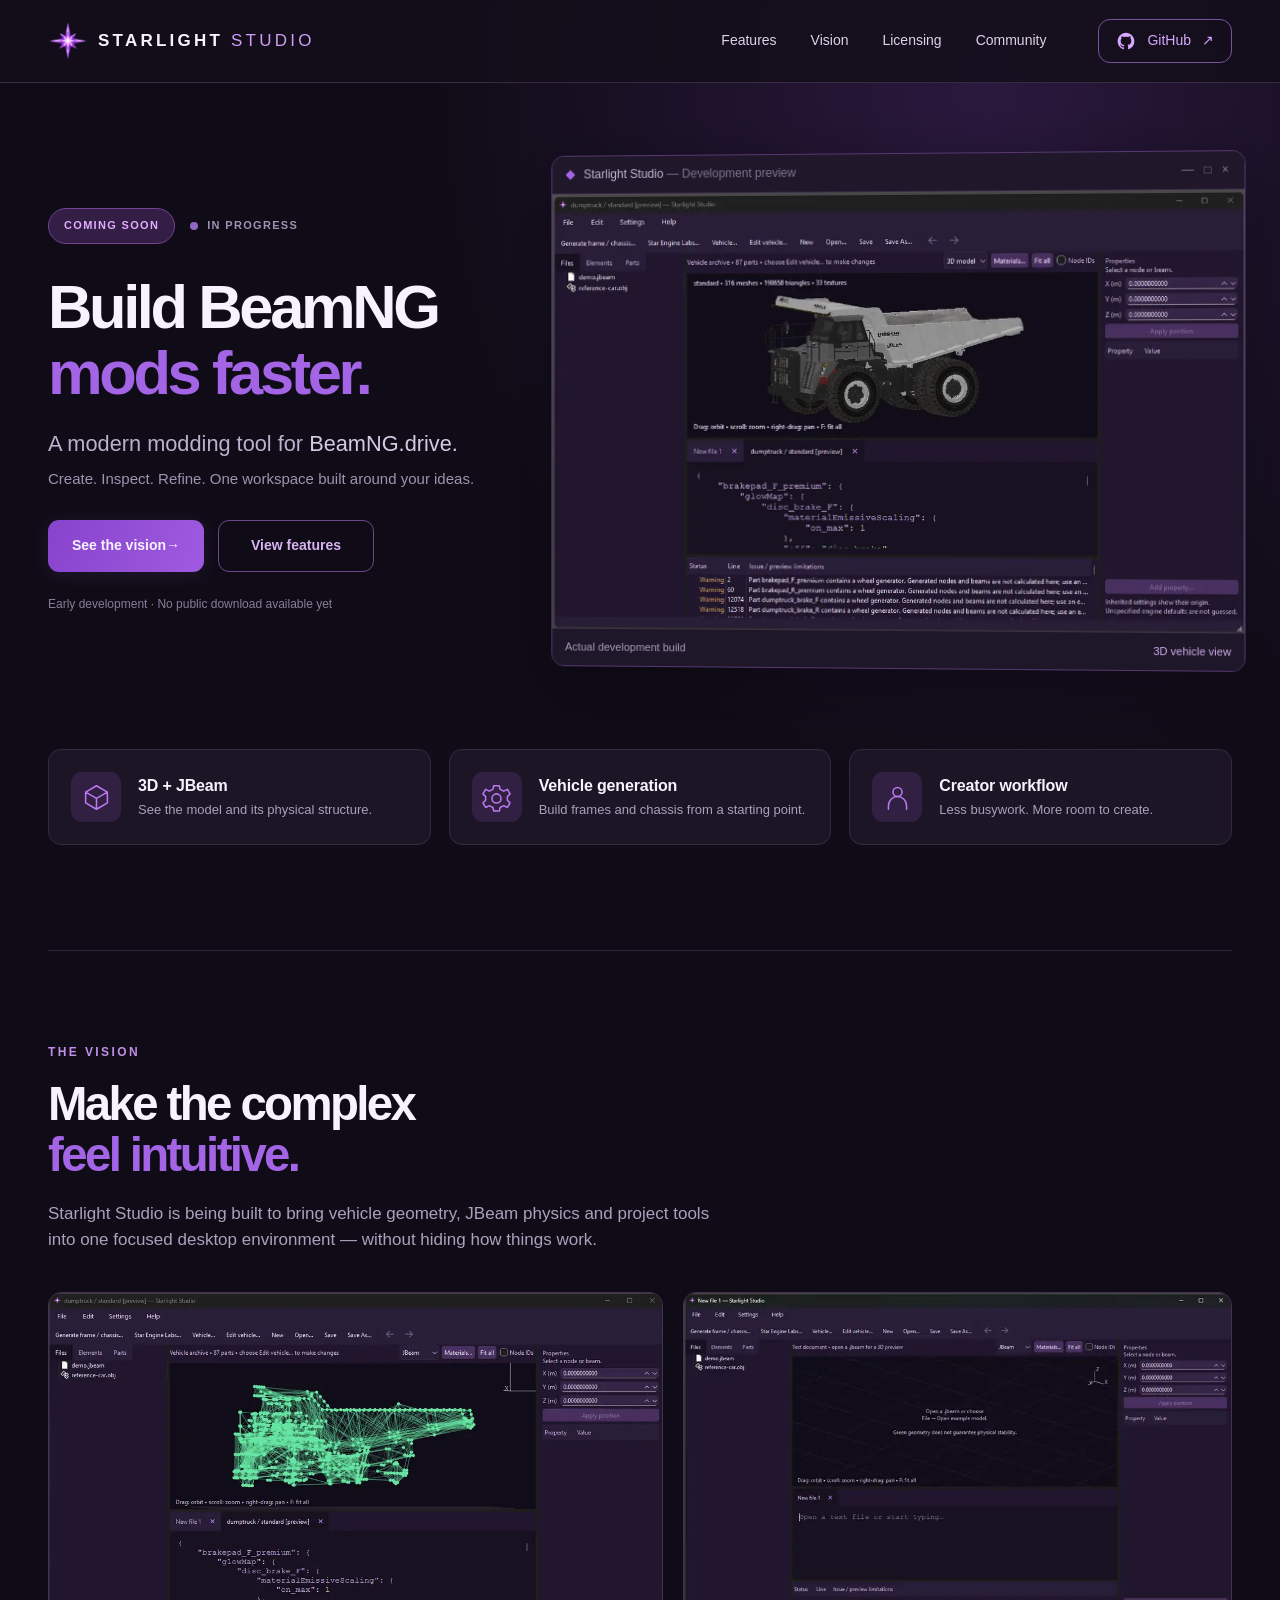
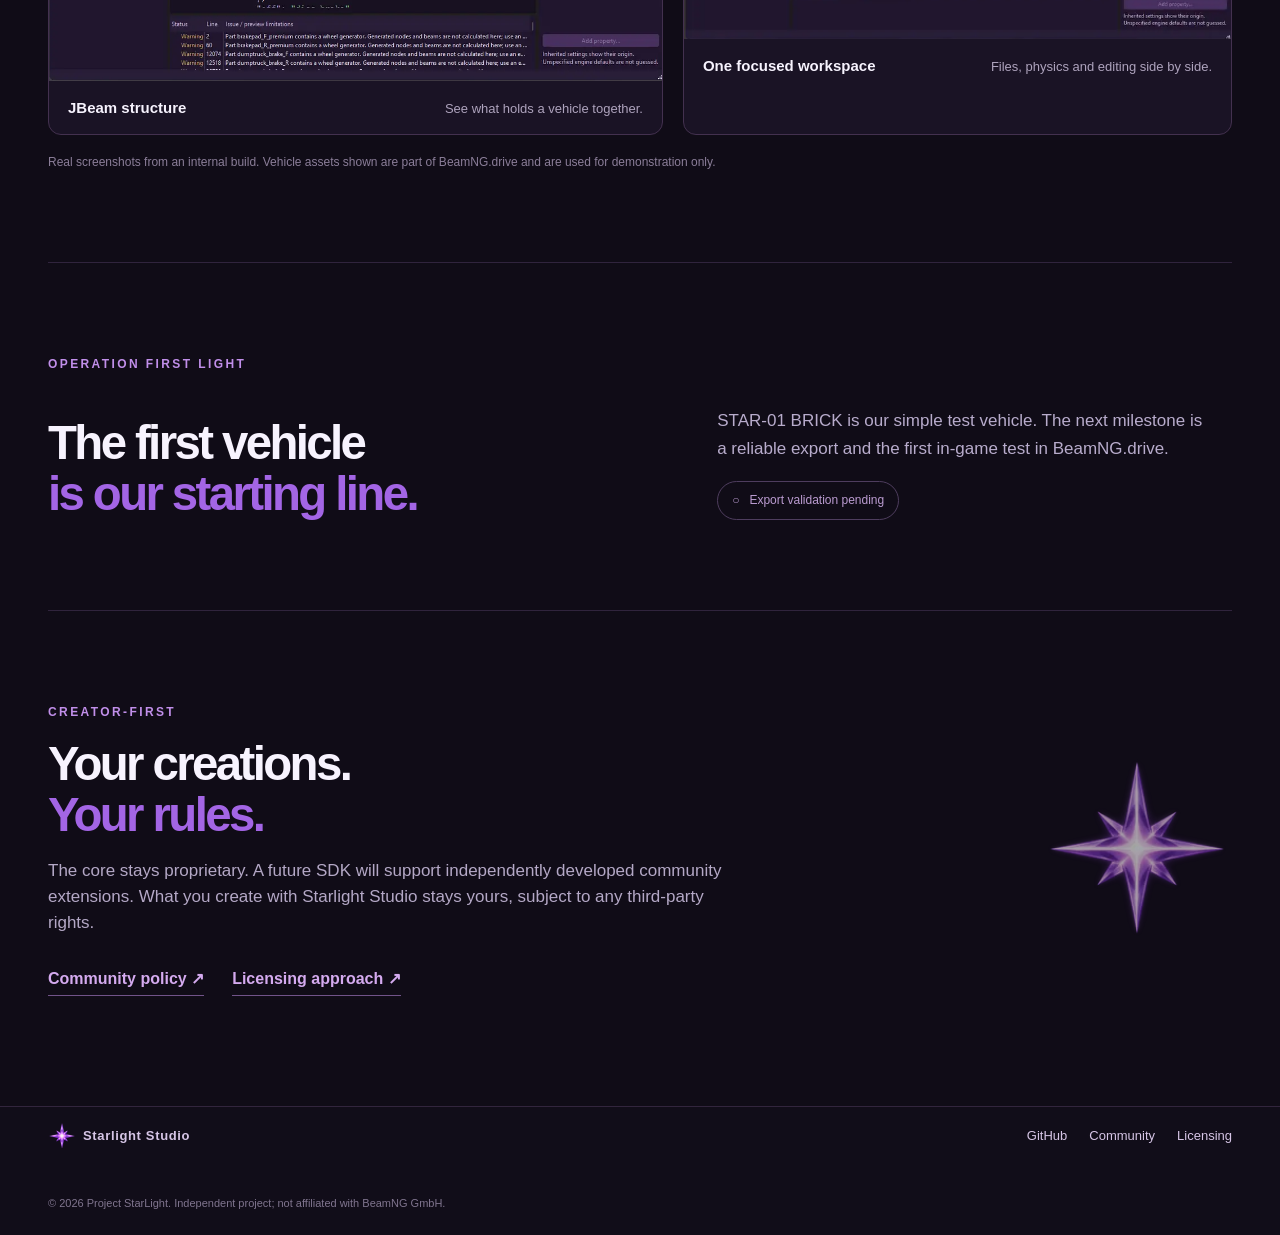
<file: index.html>
<!doctype html>
<html lang="en">
<head>
  <meta charset="utf-8">
  <meta name="viewport" content="width=device-width, initial-scale=1">
  <meta name="theme-color" content="#14101e">
  <meta name="description" content="Starlight Studio is an upcoming desktop workspace for BeamNG.drive vehicle modding. Visual JBeam, 3D vehicle tools and a creator-first workflow. Coming soon.">
  <meta property="og:type" content="website">
  <meta property="og:title" content="Starlight Studio — Build BeamNG mods faster.">
  <meta property="og:description" content="A focused workspace for BeamNG.drive modding. Currently in development.">
  <title>Starlight Studio — Build BeamNG mods faster.</title>
  <link rel="icon" href="assets/starlight-symbol.webp" type="image/webp">
  <link rel="stylesheet" href="styles.css">
  <script src="script.js" defer></script>
</head>
<body>
<a class="skip" href="#main">Skip to content</a>
<header class="site-header">
  <div class="shell nav-row">
    <a class="brand" href="#top" aria-label="Starlight Studio home">
      <img src="assets/starlight-symbol.webp" width="42" height="42" alt="">
      <span>STARLIGHT <em>STUDIO</em></span>
    </a>
    <button class="menu-toggle" type="button" aria-controls="navigation" aria-expanded="false" aria-label="Toggle navigation"><span></span><span></span><span></span></button>
    <nav id="navigation" aria-label="Main navigation">
      <a href="#features">Features</a>
      <a href="#vision">Vision</a>
      <a href="licensing.html">Licensing</a>
      <a href="policy.html">Community</a>
    </nav>
    <a class="github-link" href="https://github.com/HelloBlumstBee/Starlight-Studio-" target="_blank" rel="noopener noreferrer" aria-label="View Starlight Studio information repository on GitHub">
      <svg viewBox="0 0 24 24" aria-hidden="true"><path d="M12 2C6.48 2 2 6.57 2 12.2c0 4.49 2.87 8.3 6.84 9.64.5.09.68-.22.68-.49v-1.76c-2.78.62-3.37-1.2-3.37-1.2-.45-1.19-1.11-1.5-1.11-1.5-.91-.64.07-.62.07-.62 1 .07 1.53 1.04 1.53 1.04.89 1.56 2.34 1.11 2.91.85.09-.66.35-1.11.64-1.37-2.22-.26-4.55-1.14-4.55-5.07 0-1.12.39-2.03 1.02-2.75-.1-.26-.44-1.3.1-2.7 0 0 .84-.28 2.75 1.05a9.25 9.25 0 0 1 5 0c1.9-1.33 2.74-1.06 2.74-1.06.55 1.41.21 2.45.11 2.71.64.72 1.02 1.63 1.02 2.75 0 3.94-2.34 4.8-4.57 5.06.36.32.68.92.68 1.86v2.76c0 .27.18.59.69.49C19.13 20.5 22 16.68 22 12.2 22 6.57 17.52 2 12 2Z"/></svg>
      <span>GitHub</span><span aria-hidden="true">↗</span>
    </a>
  </div>
</header>
<main id="main">
  <section class="hero shell" id="top" aria-labelledby="hero-title">
    <div class="hero-copy">
      <div class="status"><span class="status-chip">COMING SOON</span><span class="status-detail"><i aria-hidden="true"></i> IN PROGRESS</span></div>
      <h1 id="hero-title">Build BeamNG<br><span>mods faster.</span></h1>
      <p class="hero-tagline">A modern modding tool for <strong>BeamNG.drive.</strong></p>
      <p class="hero-summary">Create. Inspect. Refine. One workspace built around your ideas.</p>
      <div class="hero-actions"><a class="button primary" href="#vision">See the vision <span aria-hidden="true">→</span></a><a class="button secondary" href="#features">View features</a></div>
      <p class="availability">Early development · No public download available yet</p>
    </div>
    <div class="hero-showcase" aria-label="Actual Starlight Studio development screenshot">
      <div class="window-top"><span class="window-dot" aria-hidden="true"></span><span>Starlight Studio <span class="window-muted">— Development preview</span></span><span class="window-symbols" aria-hidden="true">― &nbsp; □ &nbsp; ×</span></div>
      <img src="assets/editor-3d.webp" alt="Actual Starlight Studio desktop application displaying a textured dump truck in its 3D model viewer, with the file tree, code editor and properties inspector." width="1140" height="723" fetchpriority="high">
      <div class="window-caption">Actual development build <span>3D vehicle view</span></div>
    </div>
  </section>

  <section class="feature-strip shell" id="features" aria-labelledby="features-title">
    <h2 class="sr-only" id="features-title">What we're building</h2>
    <article class="feature"><span class="feature-glyph" aria-hidden="true"><svg viewBox="0 0 32 32"><path d="m16 3 12 7v12l-12 7-12-7V10l12-7Z M4 10l12 7 12-7M16 17v12"/></svg></span><div><h3>3D + JBeam</h3><p>See the model and its physical structure.</p></div></article>
    <article class="feature"><span class="feature-glyph" aria-hidden="true"><svg viewBox="0 0 32 32"><path d="M13 3h6l1 4 4 2 4-2 3 5-3 3v4l3 3-3 5-4-2-4 2-1 4h-6l-1-4-4-2-4 2-3-5 3-3v-4l-3-3 3-5 4 2 4-2 1-4Z"/><circle cx="16" cy="17" r="5"/></svg></span><div><h3>Vehicle generation</h3><p>Build frames and chassis from a starting point.</p></div></article>
    <article class="feature"><span class="feature-glyph" aria-hidden="true"><svg viewBox="0 0 32 32"><circle cx="16" cy="10" r="5"/><path d="M6 29v-4a10 10 0 0 1 20 0v4"/></svg></span><div><h3>Creator workflow</h3><p>Less busywork. More room to create.</p></div></article>
  </section>

  <section class="section shell" id="vision" aria-labelledby="vision-title">
    <div class="section-heading"><div class="eyebrow">THE VISION</div><h2 id="vision-title">Make the complex<br><span>feel intuitive.</span></h2><p>Starlight Studio is being built to bring vehicle geometry, JBeam physics and project tools into one focused desktop environment — without hiding how things work.</p></div>
    <div class="image-pair">
      <figure class="shot"><img loading="lazy" src="assets/editor-jbeam.webp" width="1100" height="691" alt="Real screenshot of Starlight Studio showing the node-and-beam physics network of a dump truck."/><figcaption><strong>JBeam structure</strong><span>See what holds a vehicle together.</span></figcaption></figure>
      <figure class="shot"><img loading="lazy" src="assets/editor-workspace.webp" width="850" height="540" alt="Real screenshot of Starlight Studio with its file explorer, empty JBeam preview and text editor."/><figcaption><strong>One focused workspace</strong><span>Files, physics and editing side by side.</span></figcaption></figure>
    </div>
    <p class="image-note">Real screenshots from an internal build. Vehicle assets shown are part of BeamNG.drive and are used for demonstration only.</p>
  </section>

  <section class="section shell first-light" aria-labelledby="first-light-title"><div class="eyebrow">OPERATION FIRST LIGHT</div><div class="milestone"><h2 id="first-light-title">The first vehicle<br><span>is our starting line.</span></h2><div><p>STAR-01 BRICK is our simple test vehicle. The next milestone is a reliable export and the first in-game test in BeamNG.drive.</p><span class="milestone-label"><span aria-hidden="true">○</span> Export validation pending</span></div></div></section>

  <section class="section shell community-section" aria-labelledby="community-title"><div class="community-copy"><div class="eyebrow">CREATOR-FIRST</div><h2 id="community-title">Your creations.<br><span>Your rules.</span></h2><p>The core stays proprietary. A future SDK will support independently developed community extensions. What you create with Starlight Studio stays yours, subject to any third-party rights.</p><div class="community-links"><a href="policy.html">Community policy <span aria-hidden="true">↗</span></a><a href="licensing.html">Licensing approach <span aria-hidden="true">↗</span></a></div></div><div class="community-mark" aria-hidden="true"><img src="assets/starlight-symbol.webp" width="190" height="190" alt=""></div></section>
</main>
<footer class="footer"><div class="shell footer-inner"><a class="footer-brand" href="#top"><img src="assets/starlight-symbol.webp" width="28" height="28" alt=""> Starlight Studio</a><div><a href="https://github.com/HelloBlumstBee/Starlight-Studio-" target="_blank" rel="noopener noreferrer">GitHub</a><a href="policy.html">Community</a><a href="licensing.html">Licensing</a></div><p>© <span id="year">2026</span> Project StarLight. Independent project; not affiliated with BeamNG GmbH.</p></div></footer>
</body>
</html>
</file>
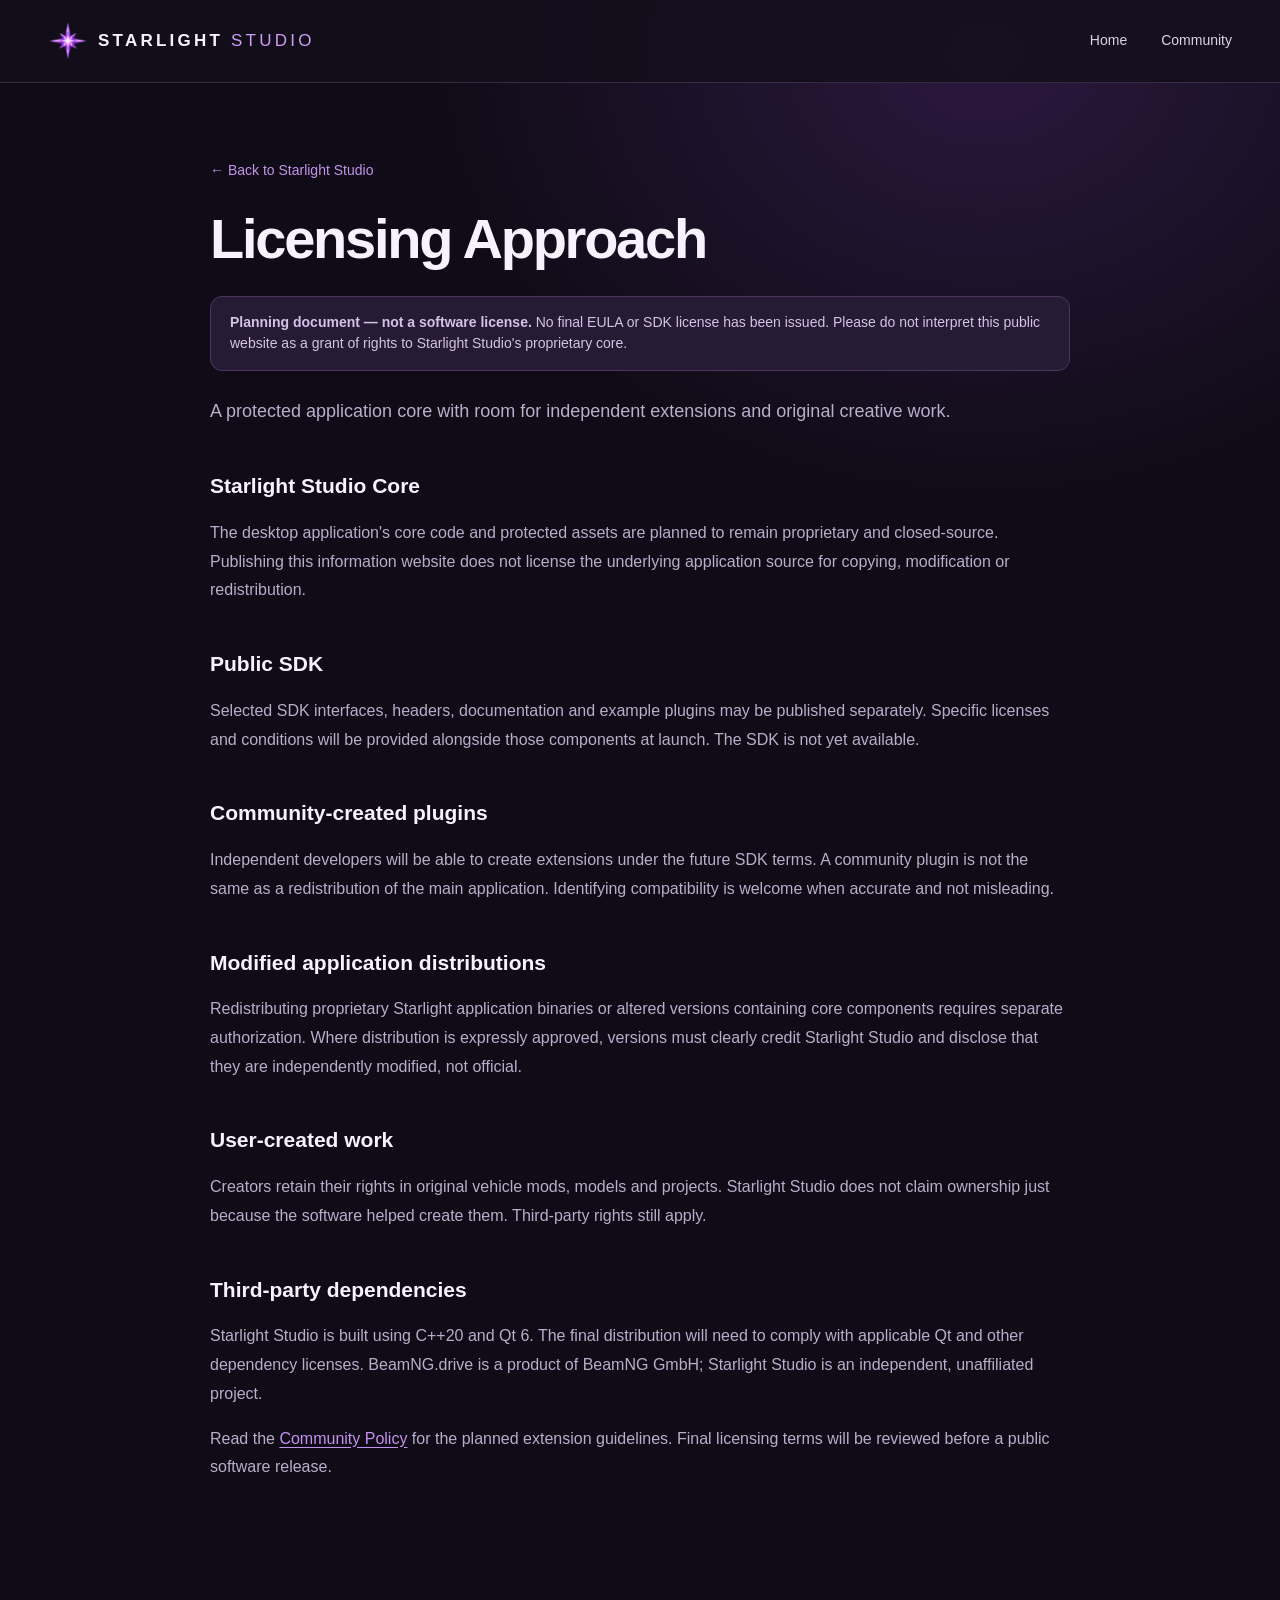
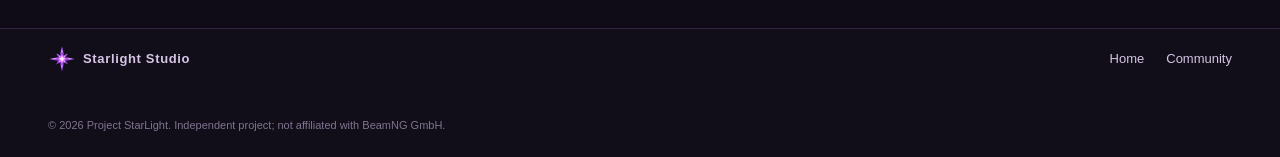
<file: licensing.html>
<!doctype html><html lang="en"><head><meta charset="utf-8"><meta name="viewport" content="width=device-width,initial-scale=1"><meta name="theme-color" content="#14101e"><meta name="description" content="Planned licensing structure for Starlight Studio: proprietary core, open SDK components and creator-owned output."><title>Licensing — Starlight Studio</title><link rel="icon" href="assets/starlight-symbol.webp" type="image/webp"><link rel="stylesheet" href="styles.css"><script src="script.js" defer></script></head><body>
<header class="site-header"><div class="shell nav-row"><a class="brand" href="index.html"><img src="assets/starlight-symbol.webp" width="42" height="42" alt=""><span>STARLIGHT <em>STUDIO</em></span></a><nav style="display:flex;margin-left:auto"><a href="index.html">Home</a><a href="policy.html">Community</a></nav></div></header>
<main class="shell legal-main"><a href="index.html" class="back-link">← Back to Starlight Studio</a><h1>Licensing Approach</h1><div class="legal-note"><strong>Planning document — not a software license.</strong> No final EULA or SDK license has been issued. Please do not interpret this public website as a grant of rights to Starlight Studio's proprietary core.</div>
<p class="intro">A protected application core with room for independent extensions and original creative work.</p>
<h2>Starlight Studio Core</h2><p>The desktop application's core code and protected assets are planned to remain proprietary and closed-source. Publishing this information website does not license the underlying application source for copying, modification or redistribution.</p>
<h2>Public SDK</h2><p>Selected SDK interfaces, headers, documentation and example plugins may be published separately. Specific licenses and conditions will be provided alongside those components at launch. The SDK is not yet available.</p>
<h2>Community-created plugins</h2><p>Independent developers will be able to create extensions under the future SDK terms. A community plugin is not the same as a redistribution of the main application. Identifying compatibility is welcome when accurate and not misleading.</p>
<h2>Modified application distributions</h2><p>Redistributing proprietary Starlight application binaries or altered versions containing core components requires separate authorization. Where distribution is expressly approved, versions must clearly credit Starlight Studio and disclose that they are independently modified, not official.</p>
<h2>User-created work</h2><p>Creators retain their rights in original vehicle mods, models and projects. Starlight Studio does not claim ownership just because the software helped create them. Third-party rights still apply.</p>
<h2>Third-party dependencies</h2><p>Starlight Studio is built using C++20 and Qt 6. The final distribution will need to comply with applicable Qt and other dependency licenses. BeamNG.drive is a product of BeamNG GmbH; Starlight Studio is an independent, unaffiliated project.</p>
<p>Read the <a href="policy.html">Community Policy</a> for the planned extension guidelines. Final licensing terms will be reviewed before a public software release.</p></main>
<footer class="footer"><div class="shell footer-inner"><a class="footer-brand" href="index.html"><img src="assets/starlight-symbol.webp" width="28" height="28" alt=""> Starlight Studio</a><div><a href="index.html">Home</a><a href="policy.html">Community</a></div><p>© <span id="year">2026</span> Project StarLight. Independent project; not affiliated with BeamNG GmbH.</p></div></footer></body></html>
</file>
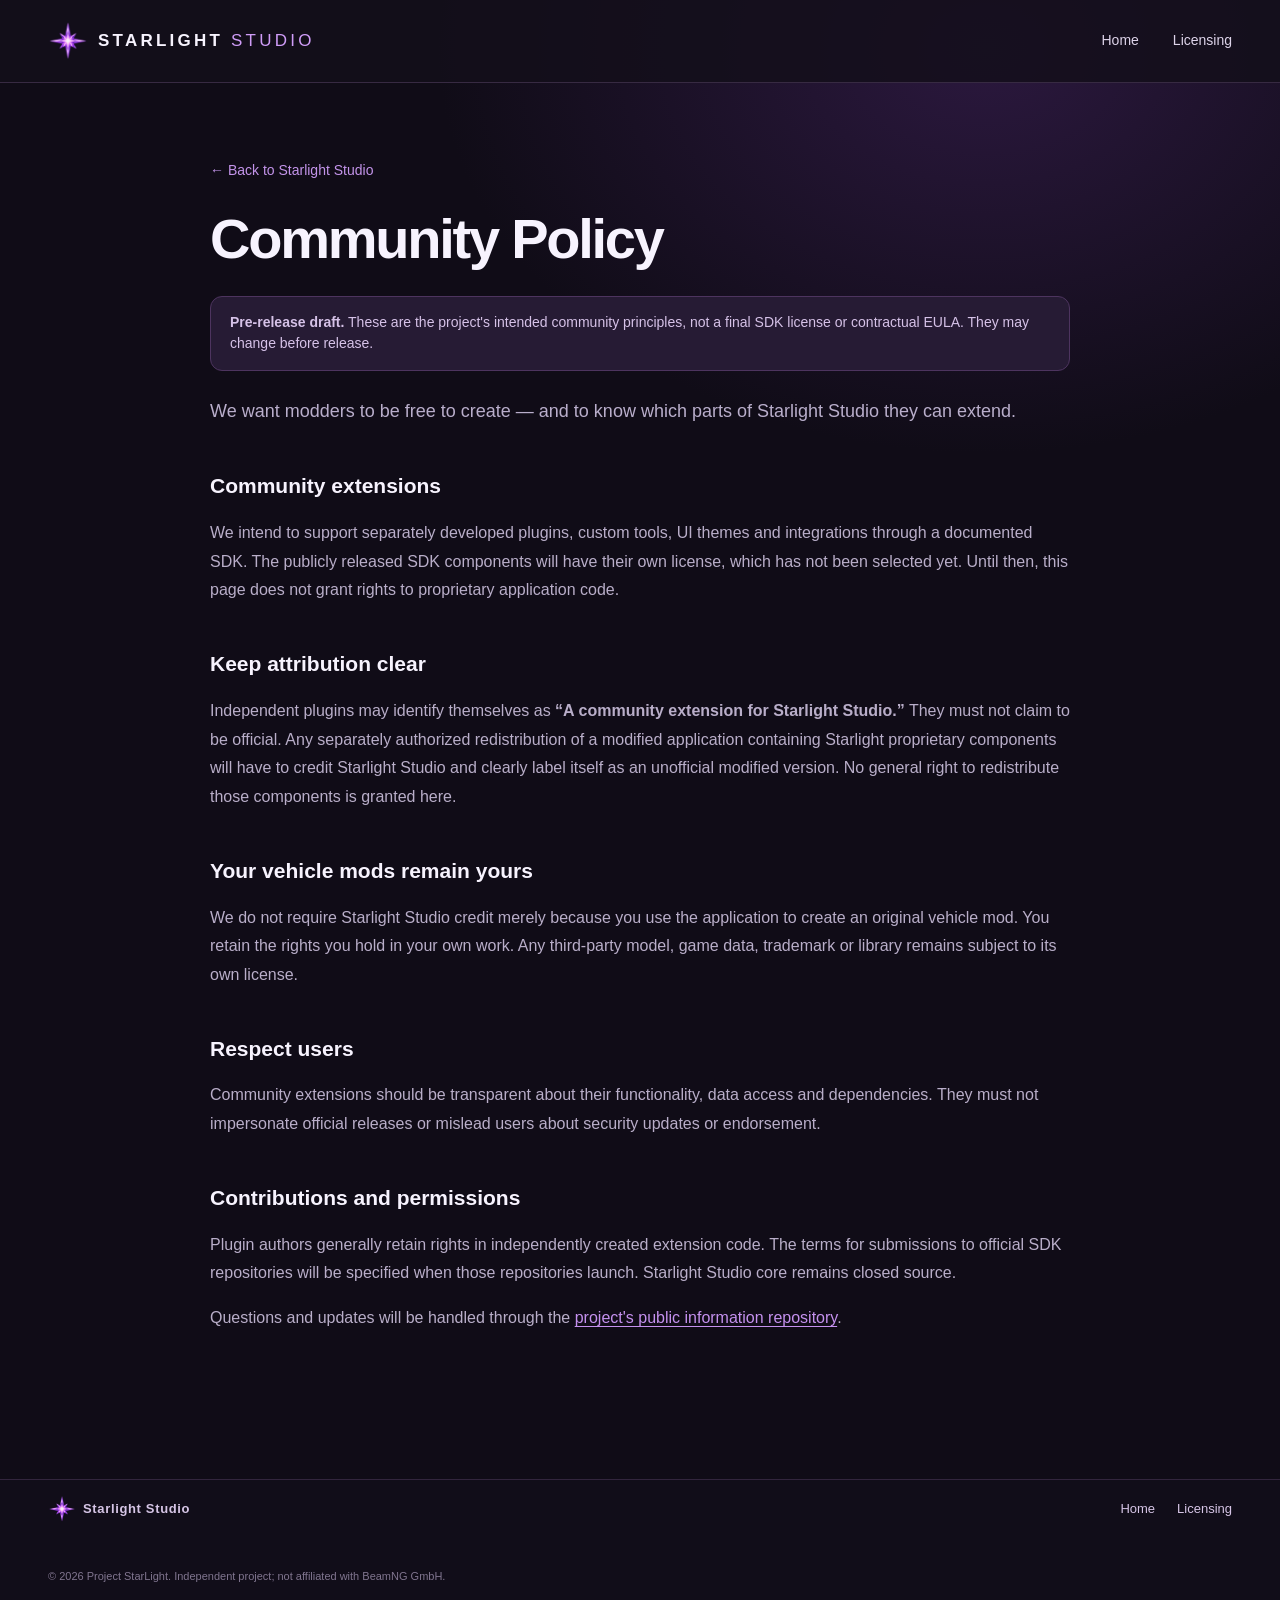
<file: policy.html>
<!doctype html><html lang="en"><head><meta charset="utf-8"><meta name="viewport" content="width=device-width,initial-scale=1"><meta name="theme-color" content="#14101e"><meta name="description" content="Starlight Studio community guidelines for independent plugins and future extension APIs."><title>Community Policy — Starlight Studio</title><link rel="icon" href="assets/starlight-symbol.webp" type="image/webp"><link rel="stylesheet" href="styles.css"><script src="script.js" defer></script></head><body>
<header class="site-header"><div class="shell nav-row"><a class="brand" href="index.html"><img src="assets/starlight-symbol.webp" width="42" height="42" alt=""><span>STARLIGHT <em>STUDIO</em></span></a><nav style="display:flex;margin-left:auto"><a href="index.html">Home</a><a href="licensing.html">Licensing</a></nav></div></header>
<main class="shell legal-main"><a href="index.html" class="back-link">← Back to Starlight Studio</a><h1>Community Policy</h1><div class="legal-note"><strong>Pre-release draft.</strong> These are the project's intended community principles, not a final SDK license or contractual EULA. They may change before release.</div><p class="intro">We want modders to be free to create — and to know which parts of Starlight Studio they can extend.</p>
<h2>Community extensions</h2><p>We intend to support separately developed plugins, custom tools, UI themes and integrations through a documented SDK. The publicly released SDK components will have their own license, which has not been selected yet. Until then, this page does not grant rights to proprietary application code.</p>
<h2>Keep attribution clear</h2><p>Independent plugins may identify themselves as <strong>“A community extension for Starlight Studio.”</strong> They must not claim to be official. Any separately authorized redistribution of a modified application containing Starlight proprietary components will have to credit Starlight Studio and clearly label itself as an unofficial modified version. No general right to redistribute those components is granted here.</p>
<h2>Your vehicle mods remain yours</h2><p>We do not require Starlight Studio credit merely because you use the application to create an original vehicle mod. You retain the rights you hold in your own work. Any third-party model, game data, trademark or library remains subject to its own license.</p>
<h2>Respect users</h2><p>Community extensions should be transparent about their functionality, data access and dependencies. They must not impersonate official releases or mislead users about security updates or endorsement.</p>
<h2>Contributions and permissions</h2><p>Plugin authors generally retain rights in independently created extension code. The terms for submissions to official SDK repositories will be specified when those repositories launch. Starlight Studio core remains closed source.</p>
<p>Questions and updates will be handled through the <a href="https://github.com/HelloBlumstBee/Starlight-Studio-">project's public information repository</a>.</p></main>
<footer class="footer"><div class="shell footer-inner"><a class="footer-brand" href="index.html"><img src="assets/starlight-symbol.webp" width="28" height="28" alt=""> Starlight Studio</a><div><a href="index.html">Home</a><a href="licensing.html">Licensing</a></div><p>© <span id="year">2026</span> Project StarLight. Independent project; not affiliated with BeamNG GmbH.</p></div></footer></body></html>
</file>
<file: styles.css>
:root{color-scheme:dark;--bg:#14101e;--bgdeep:#100c17;--panel:#1d172a;--line:#352842;--text:#f7f3fe;--muted:#aca2bf;--accent:#a365e5;--accent-light:#cf9cf7;--max:1300px}
*,*::before,*::after{box-sizing:border-box}html{scroll-behavior:smooth}body{margin:0;background:radial-gradient(ellipse 68% 40% at 77% 3%,#2b183e 0%,transparent 63%),var(--bgdeep);color:var(--text);font-family:Inter,"Segoe UI",Arial,sans-serif;-webkit-font-smoothing:antialiased;line-height:1.55}a{color:inherit;text-decoration:none}button{font:inherit}img{display:block;max-width:100%}.shell{width:min(var(--max),calc(100% - 96px));margin:auto}.sr-only{position:absolute;width:1px;height:1px;overflow:hidden;clip:rect(0,0,0,0);white-space:nowrap}.skip{position:absolute;left:-100vw;top:12px;z-index:999;background:var(--accent);padding:10px}.skip:focus{left:12px}.site-header{border-bottom:1px solid #372a42;background:#130f1bd9;position:relative;z-index:5}.nav-row{height:82px;display:flex;align-items:center;gap:52px}.brand{display:inline-flex;align-items:center;gap:10px;font-weight:700;letter-spacing:.19em;white-space:nowrap;font-size:17px}.brand img{object-fit:contain;width:40px;height:40px}.brand em{font-style:normal;color:var(--accent-light);font-weight:500}.nav-row nav{margin-left:auto;display:flex;align-items:center;gap:34px}.nav-row nav a,.github-link{color:#ddd3e9;font-size:14px;transition:color .2s}.nav-row nav a:hover,.footer a:hover{color:var(--accent-light)}.github-link{display:inline-flex;gap:11px;align-items:center;border:1px solid #79519d;border-radius:12px;padding:10px 17px;color:#d6a8ff;white-space:nowrap}.github-link:hover{background:#392345}.github-link svg{width:20px;height:20px;fill:currentColor}.menu-toggle{display:none}
.hero{min-height:650px;display:grid;grid-template-columns:43% 57%;align-items:center;gap:10px;padding-top:70px;padding-bottom:80px}.hero-copy{z-index:2}.status{display:flex;align-items:center;gap:15px;margin:0 0 30px;font-size:11px;font-weight:700;letter-spacing:.12em}.status-chip{border:1px solid #744391;color:#e3acff;background:#331e45;border-radius:24px;padding:8px 15px}.status-detail{display:flex;align-items:center;gap:9px;color:#9f92b4}.status-detail i{width:8px;height:8px;background:#9066c7;border-radius:50%}.hero h1,.section h2{letter-spacing:-.055em;font-weight:750;line-height:1.09}.hero h1{font-size:clamp(46px,4.8vw,76px);margin:0 0 20px;white-space:nowrap}.hero h1 span,.section h2 span{color:var(--accent)}.hero-tagline{font-size:clamp(18px,1.7vw,23px);color:#bbb1ce;margin:0 0 6px}.hero-tagline strong{color:#d5cae4;font-weight:500}.hero-summary{color:#9e93b0;font-size:15px;margin:0 0 30px}.hero-actions{display:flex;gap:14px;flex-wrap:wrap}.button{border-radius:11px;padding:14px 22px;font-weight:650;font-size:14px;display:inline-flex;align-items:center;justify-content:center;min-height:49px;min-width:156px;transition:transform .2s,background .2s}.button:hover{transform:translateY(-2px)}.button.primary{background:linear-gradient(110deg,#8743cc,#a05ae1);box-shadow:0 3px 17px #8b50bb25}.button.secondary{border:1px solid #6b488b;color:#d9b5f3}.availability{margin:23px 0 0;color:#887d98;font-size:12px}
.hero-showcase{margin-left:-20px;border:1px solid #553870;background:var(--panel);border-radius:13px;overflow:hidden;transform:perspective(1600px) rotateY(-3deg);box-shadow:0 23px 70px #08050e80;min-width:0}.window-top{height:38px;display:flex;align-items:center;gap:10px;padding:0 15px;background:#20182a;color:#c4b3d4;font-size:12px;border-bottom:1px solid #3a2b48}.window-dot{width:7px;height:7px;background:var(--accent);transform:rotate(45deg)}.window-muted{color:#81728e}.window-symbols{margin-left:auto;color:#82758e}.hero-showcase img{width:100%;height:auto;aspect-ratio:1256/796;object-fit:cover}.window-caption{background:#1e1729;padding:10px 13px;color:#a89bb5;font-size:11px;display:flex;justify-content:space-between}.window-caption span{color:#ceadea}.feature-strip{display:grid;grid-template-columns:repeat(3,1fr);gap:18px;margin:0 auto 105px}.feature{display:flex;align-items:center;gap:17px;background:#1b1526;border:1px solid #382943;border-radius:13px;padding:22px}.feature-glyph{display:flex;align-items:center;justify-content:center;flex:none;width:50px;height:50px;border-radius:11px;background:#322043;color:#ba79ee}.feature-glyph svg{height:29px;width:29px;fill:none;stroke:currentColor;stroke-width:1.7;stroke-linejoin:round;stroke-linecap:round}.feature h3{margin:0 0 2px;font-size:16px;letter-spacing:-.01em}.feature p{margin:0;font-size:13px;color:#aaa0bc}
.section{padding-top:92px;padding-bottom:90px;border-top:1px solid #30243d}.section .eyebrow{font-size:12px;letter-spacing:.2em;color:#c18fea;font-weight:700;margin-bottom:16px}.section h2{font-size:clamp(34px,3.7vw,57px);margin:0}.section-heading{max-width:760px;margin:0 0 38px}.section-heading p{max-width:680px;margin:20px 0 0;font-size:17px;color:#aca0bd}.image-pair{display:grid;grid-template-columns:1.12fr 1fr;gap:20px}.shot{margin:0;border:1px solid #43314f;background:#1a1325;border-radius:13px;overflow:hidden}.shot img{width:100%;height:auto;aspect-ratio:1256/796;object-fit:cover}.shot figcaption{padding:15px 19px;display:flex;justify-content:space-between;gap:15px;align-items:baseline}.shot figcaption strong{font-size:15px}.shot figcaption span{color:#aea3bd;font-size:13px}.image-note{font-size:12px;color:#8b7e99;margin:18px 0 0}.milestone{display:grid;grid-template-columns:1.1fr .9fr;align-items:end;gap:40px}.milestone h2{margin:0}.milestone p{color:#b8accc;font-size:17px;max-width:490px;line-height:1.7}.milestone-label{display:inline-flex;align-items:center;gap:10px;border:1px solid #4e3d5e;color:#bb9cd1;border-radius:50px;padding:9px 14px;font-size:12px}.community-section{display:flex;gap:50px;align-items:center;justify-content:space-between}.community-copy{max-width:700px}.community-copy p{font-size:17px;color:#b4a8c6;max-width:680px}.community-links{display:flex;gap:28px;margin-top:30px;flex-wrap:wrap}.community-links a{font-weight:600;color:#d4aaef;border-bottom:1px solid #715389;padding-bottom:3px}.community-mark{opacity:.64;flex-shrink:0;filter:saturate(.68)}.footer{border-top:1px solid #32253d;background:#110d19;margin-top:20px}.footer-inner{display:flex;align-items:center;min-height:128px;gap:38px;flex-wrap:wrap}.footer-brand{font-weight:700;display:flex;align-items:center;gap:7px;font-size:15px;letter-spacing:.05em}.footer-inner>div{display:flex;gap:22px;margin-left:auto}.footer-inner a{color:#d6c5e6;font-size:13px}.footer-inner p{color:#80758f;font-size:11px;flex-basis:100%;margin:-32px 0 0}
/* Secondary pages */.legal-main{max-width:860px;padding-top:75px;padding-bottom:110px;min-height:70vh}.legal-main .back-link{color:#c394ea;font-size:14px}.legal-main h1{font-size:clamp(36px,4.5vw,56px);line-height:1.12;letter-spacing:-.04em;margin:25px 0}.legal-main .intro{font-size:18px;color:#b9aecb}.legal-main h2{font-size:21px;margin:43px 0 10px}.legal-main p,.legal-main li{color:#b9aec9;line-height:1.8}.legal-main ul{padding-left:22px}.legal-note{background:#261b34;border:1px solid #4d345f;border-radius:12px;padding:15px 19px;margin:24px 0;color:#d6c2e8;font-size:14px}.legal-main a:not(.back-link){color:#c591ef;text-decoration:underline;text-underline-offset:3px}
@media(max-width:1100px){.shell{width:min(var(--max),calc(100% - 56px))}.nav-row{gap:20px}.nav-row nav{gap:19px}.hero{grid-template-columns:1fr 1.1fr;min-height:570px}.hero h1{font-size:clamp(42px,4.7vw,66px)}.feature{padding:16px;gap:12px}.feature h3{font-size:14px}.feature p{font-size:12px}.shot figcaption{flex-direction:column;gap:1px}}
@media(max-width:760px){.shell{width:calc(100% - 36px)}.nav-row{height:70px}.brand{font-size:14px}.brand img{width:35px;height:35px}.github-link{margin-left:auto;padding:8px 10px}.github-link span:nth-of-type(1){display:none}.menu-toggle{display:flex;width:35px;height:35px;flex-direction:column;justify-content:center;gap:5px;border:0;background:transparent;order:3;padding:5px}.menu-toggle span{height:2px;width:22px;background:#decdea;border-radius:1px}.nav-row nav{display:none;position:absolute;left:0;right:0;top:69px;padding:25px;background:#1c1527;border-bottom:1px solid #523d64;flex-direction:column;align-items:center;gap:20px}.nav-row nav.open{display:flex}.hero{display:flex;flex-direction:column;align-items:stretch;gap:42px;padding:65px 0 65px;min-height:unset}.hero-copy{width:100%}.hero h1{font-size:clamp(43px,9.5vw,73px)}.hero-showcase{transform:none;margin:0}.feature-strip{grid-template-columns:1fr;gap:11px;margin-bottom:50px}.feature{padding:16px}.feature h3{font-size:16px}.feature p{font-size:13px}.section{padding-top:65px;padding-bottom:65px}.section-heading p,.milestone p,.community-copy p{font-size:15px}.image-pair,.milestone{grid-template-columns:1fr}.community-mark{display:none}.shot figcaption{flex-direction:row}.footer-inner{padding:30px 0;min-height:0;gap:14px}.footer-inner>div{margin:0;gap:16px}.footer-inner p{margin:0}.legal-main{padding-top:44px}}
@media(max-width:420px){.brand{font-size:12px;letter-spacing:.08em}.hero h1{font-size:42px}.status{gap:8px;letter-spacing:.05em}.button{min-width:130px;padding:13px 14px}.shot figcaption{flex-direction:column}.footer-inner>div{flex-wrap:wrap}}@media(prefers-reduced-motion:reduce){html{scroll-behavior:auto}*,*::before,*::after{transition:none!important}}
</file>
